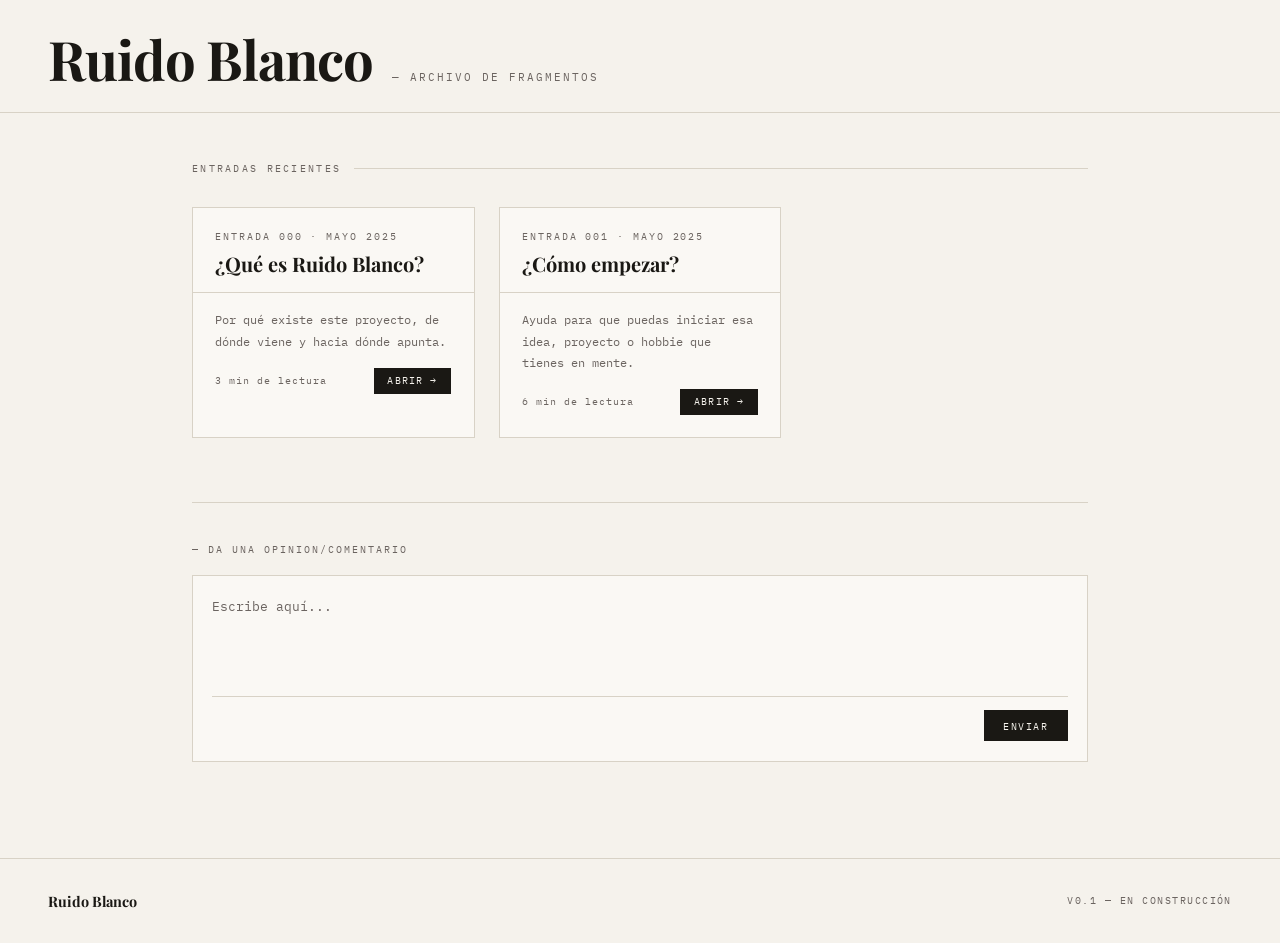
<file: index.html>
<!DOCTYPE html>
<html lang="es">
<head>
  <meta charset="UTF-8" />
  <meta name="viewport" content="width=device-width, initial-scale=1.0"/>
  <meta name="description" content="Ruido Blanco — ideas, proyectos y temas explicados de forma simple y clara. Una pausa del flujo constante.">
  <meta property="og:title" content="Ruido Blanco">
<meta property="og:description" content="Ideas, proyectos y temas explicados de forma simple y util. Una pausa en medio del flujo automatico.">
<meta property="og:type" content="website">
<meta property="og:url" content="https://hernavia.github.io/Ruido-Blanco/">
  <title>Ruido Blanco</title>
  <link href="https://fonts.googleapis.com/css2?family=Playfair+Display:ital,wght@0,400;0,700;1,400&family=IBM+Plex+Mono:wght@300;400&display=swap" rel="stylesheet"/>
  <link rel="stylesheet" href="style.css">
</head>
<body>

  <header>
    <h1>Ruido Blanco</h1>
    <span class="sub">— archivo de fragmentos</span>
  </header>

  <main>
    <div class="feed-label">Entradas recientes</div>

    <div class="articles">

      <article class="card" onclick="window.location.href='que-es.html'">
        <div class="card-header">
          <div class="card-num">Entrada 000 · Mayo 2025</div>
          <h2>¿Qué es Ruido Blanco?</h2>
        </div>
        <div class="card-body">
          <p>Por qué existe este proyecto, de dónde viene y hacia dónde apunta.</p>
          <div class="card-footer">
            <span>3 min de lectura</span>
            <button class="open-btn" onclick="event.stopPropagation(); window.location.href='que-es.html'">Abrir →</button>
          </div>
        </div>
      </article>

      <article class="card" onclick="window.location.href='como-empezar.html'">
        <div class="card-header">
          <div class="card-num">Entrada 001 · Mayo 2025</div>
          <h2>¿Cómo empezar?</h2>
        </div>
        <div class="card-body">
          <p>Ayuda para que puedas iniciar esa idea, proyecto o hobbie que tienes en mente.</p>
          <div class="card-footer">
            <span>6 min de lectura</span>
            <button class="open-btn" onclick="event.stopPropagation(); window.location.href='como-empezar.html'">Abrir →</button>
          </div>
        </div>
      </article>

    </div>

    <div class="compose-section">
      <div class="compose-label">— Da una opinion/comentario</div>
      <div class="compose-box">
        <textarea id="global-input" placeholder="Escribe aquí..."></textarea>
        <div class="compose-actions">
          <button class="send-btn" onclick="sendMessage('global-input', 'global-sent', 'general')">Enviar</button>
        </div>
      </div>
      <div class="sent-msg" id="global-sent">Fragmento recibido.</div>
    </div>
  </main>

  <script src="script.js"></script>
  <footer class="footer">
  <p>Ruido Blanco</p>
  <span>v0.1 — en construcción</span>
</footer>
</body>
</html>
</file>
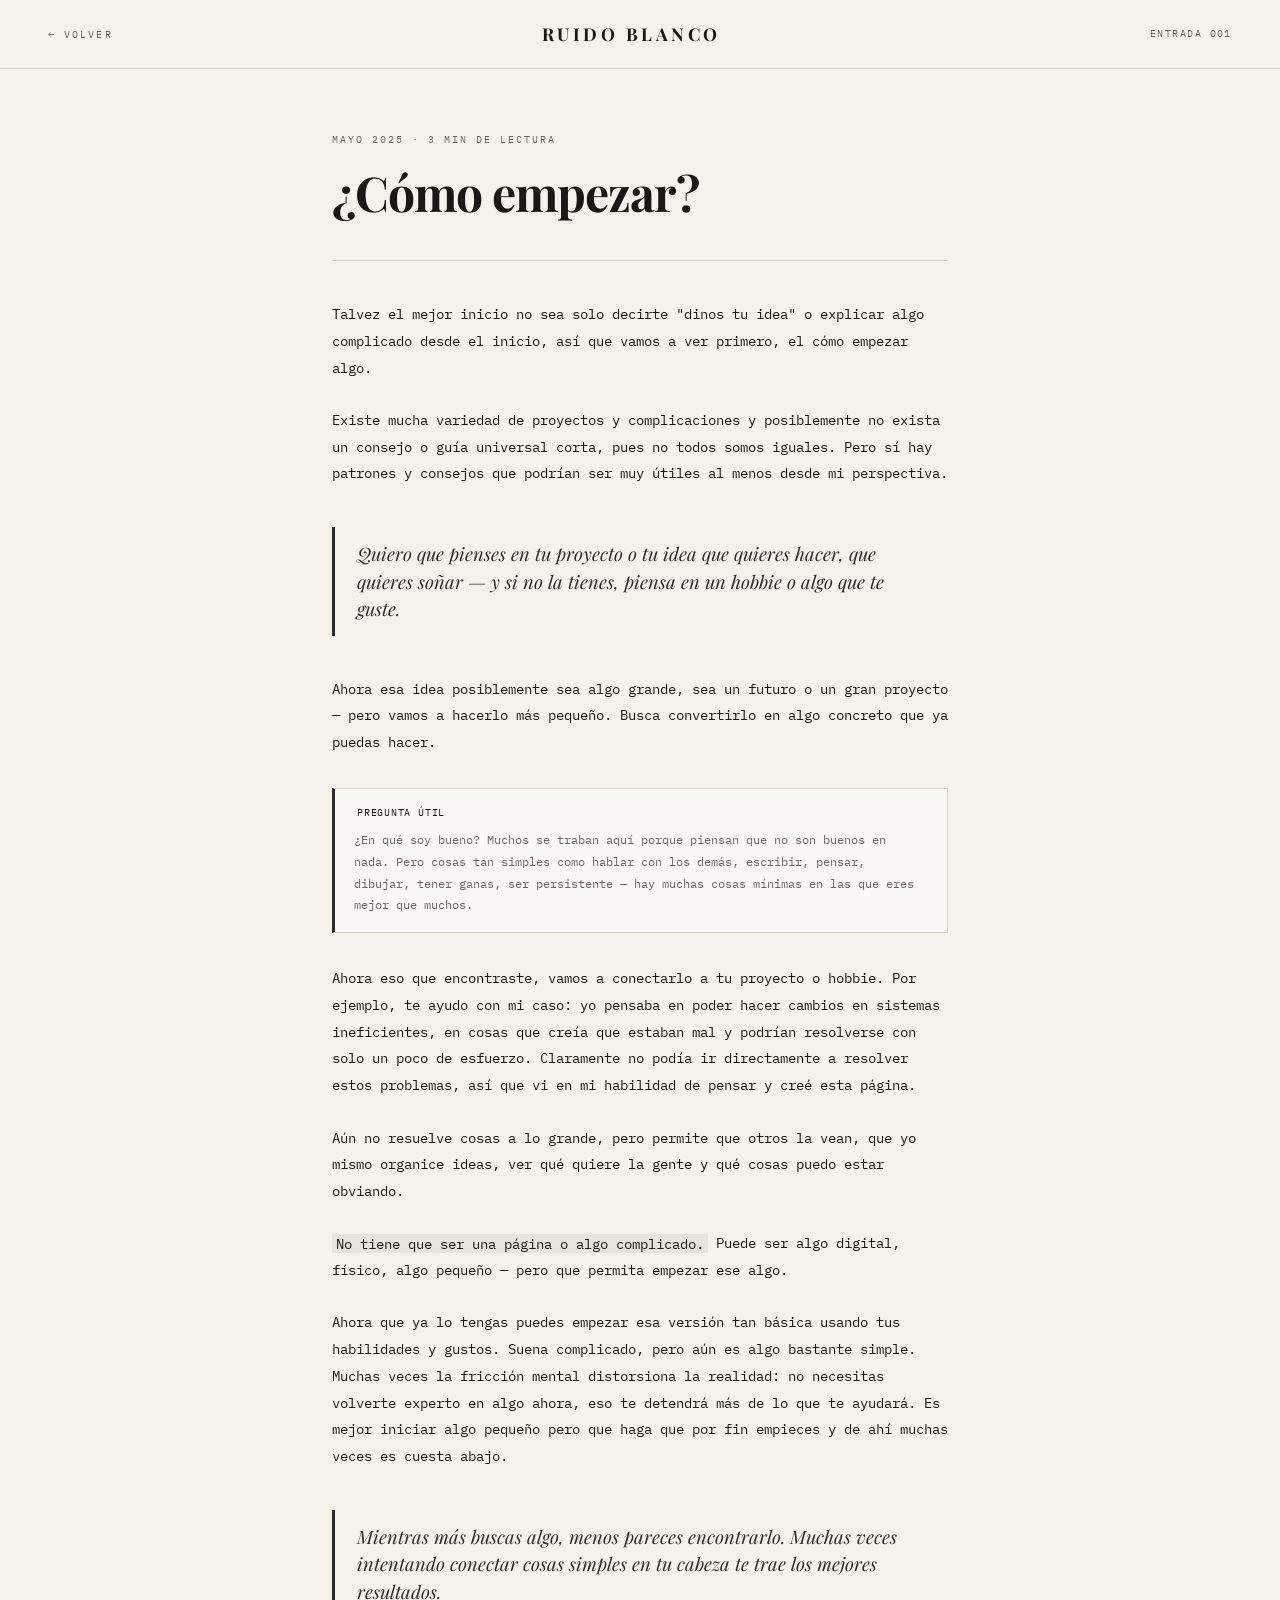
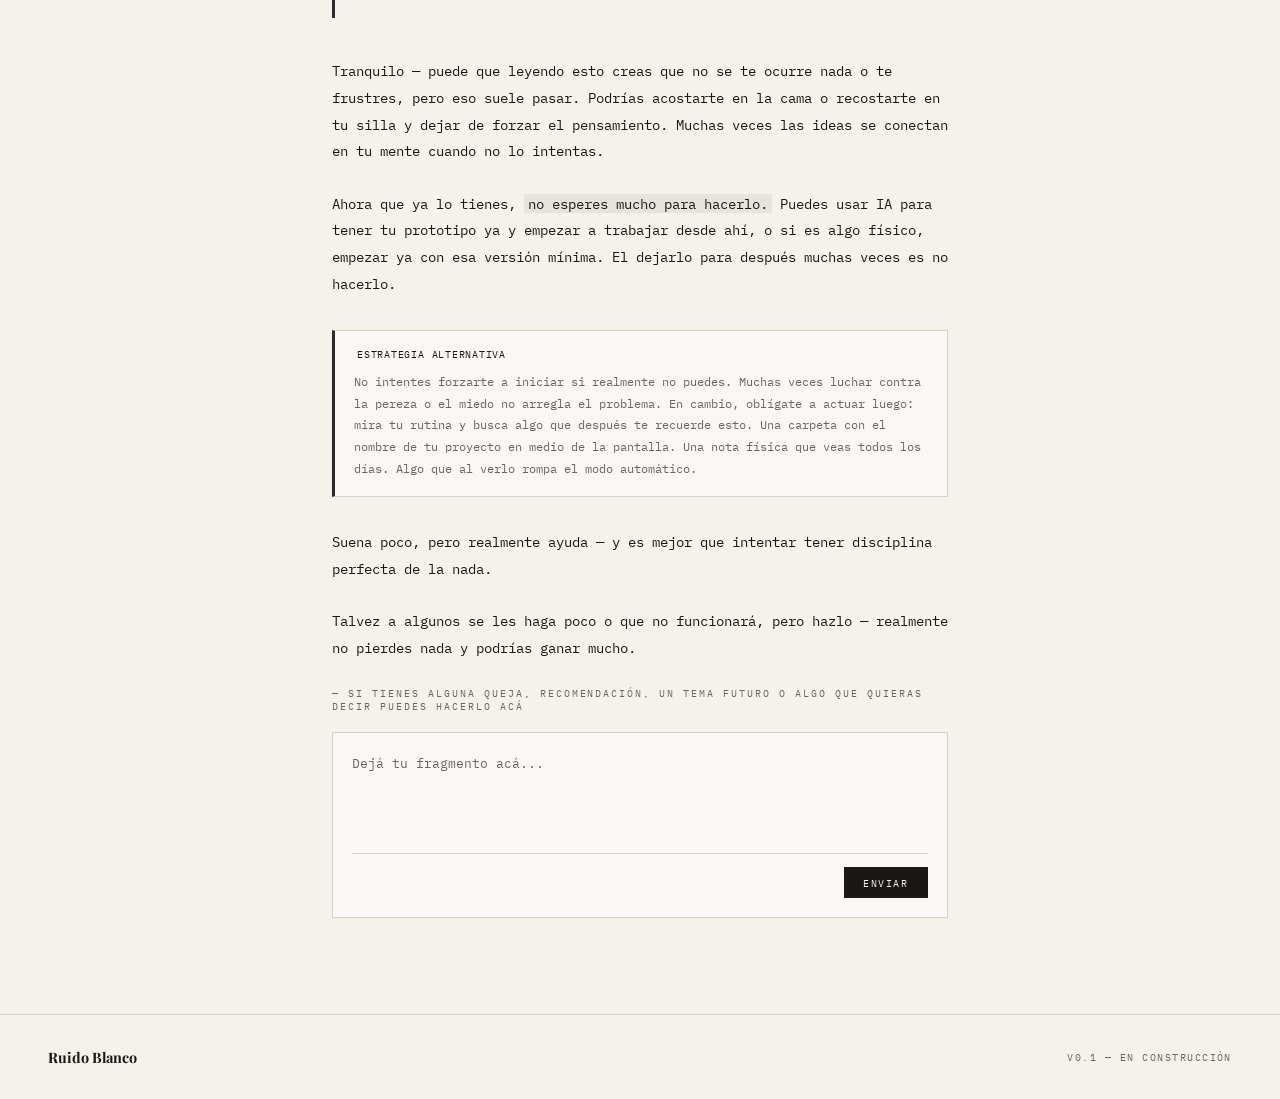
<file: como-empezar.html>
<!DOCTYPE html>
<html lang="es">
<head>
  <meta charset="UTF-8"/>
  <meta name="viewport" content="width=device-width, initial-scale=1.0"/>
  <meta name="description" content="Cómo convertir una idea grande en algo pequeño que ya puedas hacer hoy. Consejos prácticos para dar el primer paso.">
  <meta property="og:title" content="¿Cómo empezar? — Ruido Blanco">
<meta property="og:description" content="Cómo convertir una idea grande en algo pequeño que ya puedas empezar hoy.">
<meta property="og:type" content="article">
<meta property="og:url" content="https://tudominio.com/como-empezar.html">
  <title>¿Cómo empezar? — Ruido Blanco</title>
  <link href="https://fonts.googleapis.com/css2?family=Playfair+Display:ital,wght@0,400;0,700;1,400&family=IBM+Plex+Mono:wght@300;400&display=swap" rel="stylesheet"/>
  <link rel="stylesheet" href="style.css">
</head>
<body>

  <nav class="nav">
    <a href="index.html">← Volver</a>
    <a href="index.html" class="site-name">Ruido Blanco</a>
    <span style="font-size:0.62rem;letter-spacing:0.15em;color:var(--muted);text-transform:uppercase;">Entrada 001</span>
  </nav>

  <article class="article-wrap">

    <div class="article-meta">Mayo 2025 · 3 min de lectura</div>
    <h1 class="article-title">¿Cómo empezar?</h1>
    <hr class="article-divider"/>

    <div class="article-body">

      <p>Talvez el mejor inicio no sea solo decirte "dinos tu idea" o explicar algo complicado desde el inicio, así que vamos a ver primero, el cómo empezar algo.</p>

      <p>Existe mucha variedad de proyectos y complicaciones y posiblemente no exista un consejo o guía universal corta, pues no todos somos iguales. Pero sí hay patrones y consejos que podrían ser muy útiles al menos desde mi perspectiva.</p>

      <div class="pullquote">
        Quiero que pienses en tu proyecto o tu idea que quieres hacer, que quieres soñar — y si no la tienes, piensa en un hobbie o algo que te guste.
      </div>

      <p>Ahora esa idea posiblemente sea algo grande, sea un futuro o un gran proyecto — pero vamos a hacerlo más pequeño. Busca convertirlo en algo concreto que ya puedas hacer.</p>

      <div class="tip">
        <strong>Pregunta útil</strong>
        ¿En qué soy bueno? Muchos se traban aquí porque piensan que no son buenos en nada. Pero cosas tan simples como hablar con los demás, escribir, pensar, dibujar, tener ganas, ser persistente — hay muchas cosas mínimas en las que eres mejor que muchos.
      </div>

      <p>Ahora eso que encontraste, vamos a conectarlo a tu proyecto o hobbie. Por ejemplo, te ayudo con mi caso: yo pensaba en poder hacer cambios en sistemas ineficientes, en cosas que creía que estaban mal y podrían resolverse con solo un poco de esfuerzo. Claramente no podía ir directamente a resolver estos problemas, así que vi en mi habilidad de pensar y creé esta página.</p>

      <p>Aún no resuelve cosas a lo grande, pero permite que otros la vean, que yo mismo organice ideas, ver qué quiere la gente y qué cosas puedo estar obviando.</p>

      <p><strong>No tiene que ser una página o algo complicado.</strong> Puede ser algo digital, físico, algo pequeño — pero que permita empezar ese algo.</p>

      <p>Ahora que ya lo tengas puedes empezar esa versión tan básica usando tus habilidades y gustos. Suena complicado, pero aún es algo bastante simple. Muchas veces la fricción mental distorsiona la realidad: no necesitas volverte experto en algo ahora, eso te detendrá más de lo que te ayudará. Es mejor iniciar algo pequeño pero que haga que por fin empieces y de ahí muchas veces es cuesta abajo.</p>

      <div class="pullquote">
        Mientras más buscas algo, menos pareces encontrarlo. Muchas veces intentando conectar cosas simples en tu cabeza te trae los mejores resultados.
      </div>

      <p>Tranquilo — puede que leyendo esto creas que no se te ocurre nada o te frustres, pero eso suele pasar. Podrías acostarte en la cama o recostarte en tu silla y dejar de forzar el pensamiento. Muchas veces las ideas se conectan en tu mente cuando no lo intentas.</p>

      <p>Ahora que ya lo tienes, <strong>no esperes mucho para hacerlo.</strong> Puedes usar IA para tener tu prototipo ya y empezar a trabajar desde ahí, o si es algo físico, empezar ya con esa versión mínima. El dejarlo para después muchas veces es no hacerlo.</p>

      <div class="tip">
        <strong>Estrategia alternativa</strong>
        No intentes forzarte a iniciar si realmente no puedes. Muchas veces luchar contra la pereza o el miedo no arregla el problema. En cambio, oblígate a actuar luego: mira tu rutina y busca algo que después te recuerde esto. Una carpeta con el nombre de tu proyecto en medio de la pantalla. Una nota física que veas todos los días. Algo que al verlo rompa el modo automático.
      </div>

      <p>Suena poco, pero realmente ayuda — y es mejor que intentar tener disciplina perfecta de la nada.</p>

      <p>Talvez a algunos se les haga poco o que no funcionará, pero hazlo — realmente no pierdes nada y podrías ganar mucho.</p>

    </div>

    <div class="article-footer">
      <div class="footer-label">— Si tienes alguna queja, recomendación, un tema futuro o algo que quieras decir puedes hacerlo acá</div>
      <div class="messages-list" id="msgs"></div>
      <div class="compose-box">
        <textarea id="reply-input" placeholder="Dejá tu fragmento acá..."></textarea>
        <div class="compose-actions">
          <button
  class="send-btn"
  onclick="sendMessage('reply-input', 'sent-msg', 'como-empezar')">
  Enviar
</button>
        </div>
      </div>
      <div class="sent-msg" id="sent-msg">Fragmento recibido.</div>
    </div>

  </article>
<script src="script.js"></script>
  <footer class="footer">
  <p>Ruido Blanco</p>
  <span>v0.1 — en construcción</span>
</footer>
</body>
</html>
</file>
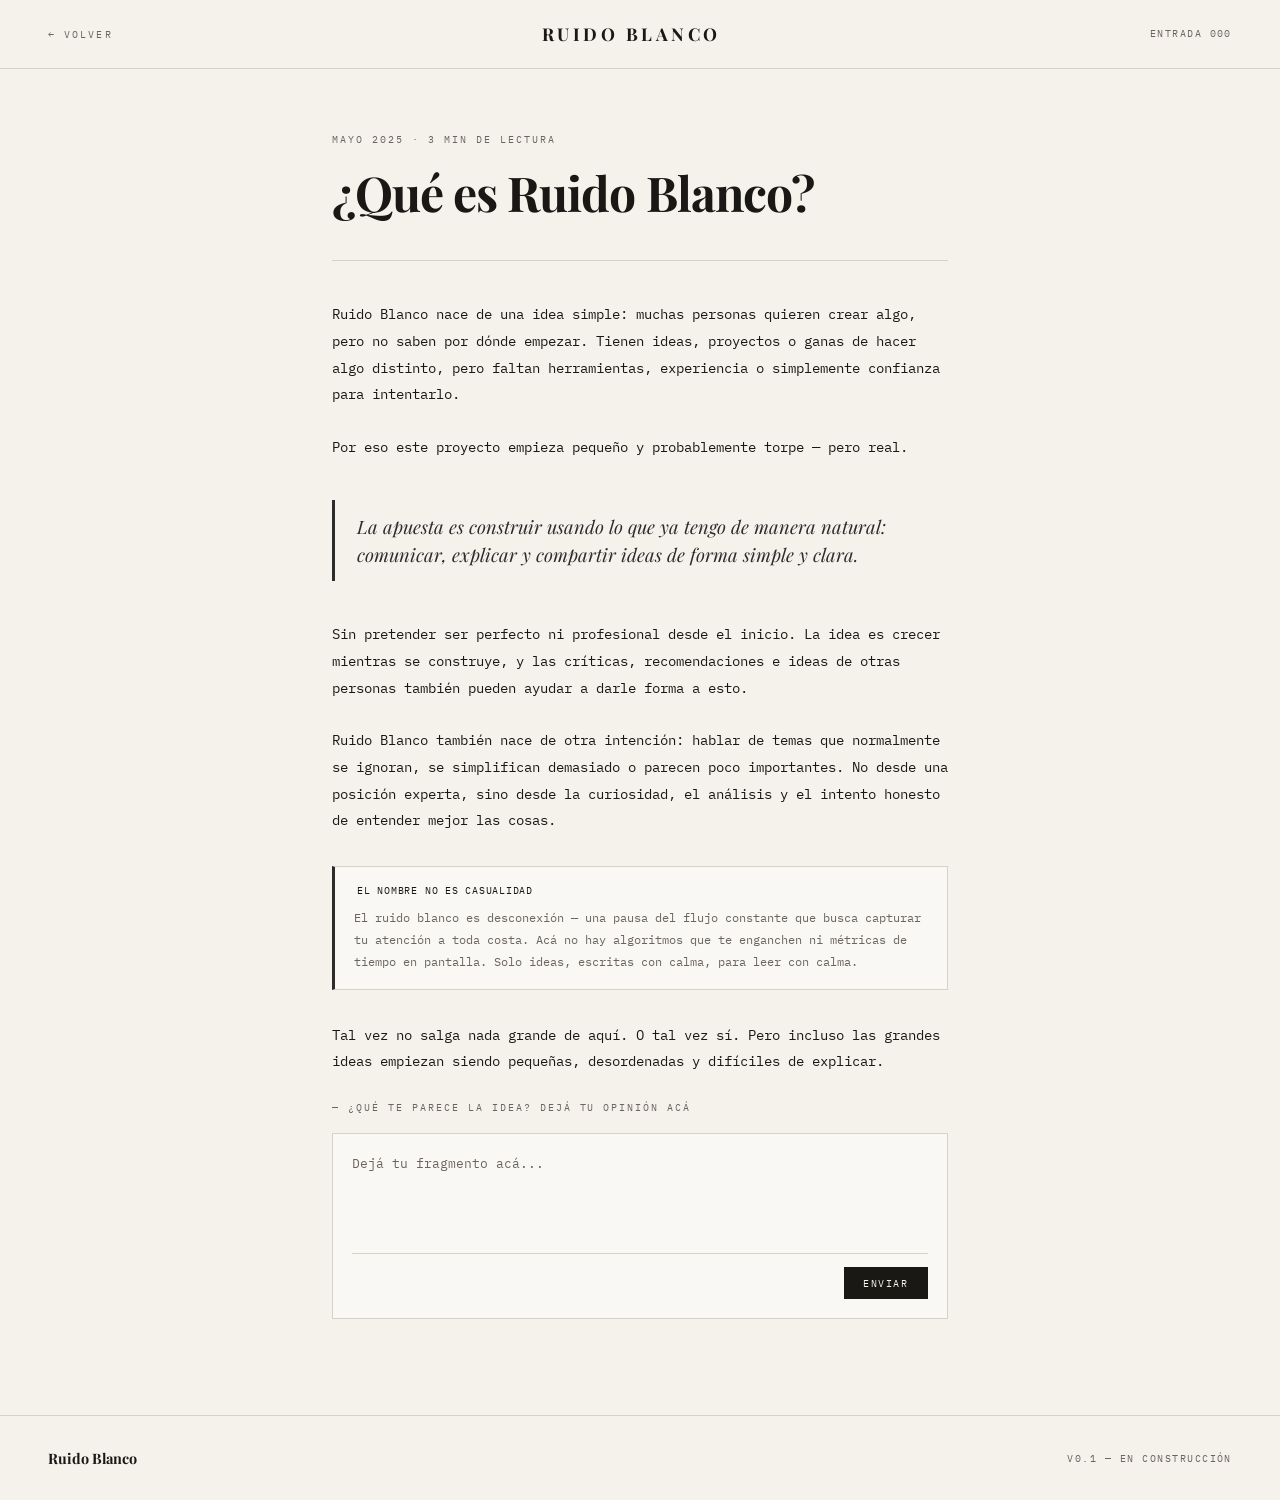
<file: que-es.html>
<!DOCTYPE html>
<html lang="es">
<head>
  <meta charset="UTF-8"/>
  <meta name="viewport" content="width=device-width, initial-scale=1.0"/>
  <meta name="description" content="Por qué existe Ruido Blanco, de dónde viene y hacia dónde apunta. El origen de un proyecto pequeño pero real.">
  <meta property="og:title" content="¿Qué es Ruido Blanco?">
<meta property="og:description" content="El origen de un proyecto pequeño pero real.">
<meta property="og:type" content="article">
<meta property="og:url" content="https://tudominio.com/que-es.html">
  <title>¿Qué es Ruido Blanco?</title>
  <link href="https://fonts.googleapis.com/css2?family=Playfair+Display:ital,wght@0,400;0,700;1,400&family=IBM+Plex+Mono:wght@300;400&display=swap" rel="stylesheet"/>
  <link rel="stylesheet" href="style.css">
</head>
<body>

  <nav class="nav">
    <a href="index.html">← Volver</a>
    <a href="index.html" class="site-name">Ruido Blanco</a>
    <span style="font-size:0.62rem;letter-spacing:0.15em;color:var(--muted);text-transform:uppercase;">Entrada 000</span>
  </nav>

  <article class="article-wrap">

    <div class="article-meta">Mayo 2025 · 3 min de lectura</div>
    <h1 class="article-title">¿Qué es Ruido Blanco?</h1>
    <hr class="article-divider"/>

    <div class="article-body">

      <p>Ruido Blanco nace de una idea simple: muchas personas quieren crear algo, pero no saben por dónde empezar. Tienen ideas, proyectos o ganas de hacer algo distinto, pero faltan herramientas, experiencia o simplemente confianza para intentarlo.</p>

      <p>Por eso este proyecto empieza pequeño y probablemente torpe — pero real.</p>

      <div class="pullquote">
        La apuesta es construir usando lo que ya tengo de manera natural: comunicar, explicar y compartir ideas de forma simple y clara.
      </div>

      <p>Sin pretender ser perfecto ni profesional desde el inicio. La idea es crecer mientras se construye, y las críticas, recomendaciones e ideas de otras personas también pueden ayudar a darle forma a esto.</p>

      <p>Ruido Blanco también nace de otra intención: hablar de temas que normalmente se ignoran, se simplifican demasiado o parecen poco importantes. No desde una posición experta, sino desde la curiosidad, el análisis y el intento honesto de entender mejor las cosas.</p>

      <div class="tip">
        <strong>El nombre no es casualidad</strong>
        El ruido blanco es desconexión — una pausa del flujo constante que busca capturar tu atención a toda costa. Acá no hay algoritmos que te enganchen ni métricas de tiempo en pantalla. Solo ideas, escritas con calma, para leer con calma.
      </div>

      <p>Tal vez no salga nada grande de aquí. O tal vez sí. Pero incluso las grandes ideas empiezan siendo pequeñas, desordenadas y difíciles de explicar.</p>

    </div>

    <div class="article-footer">
      <div class="footer-label">— ¿Qué te parece la idea? Dejá tu opinión acá</div>
      <div class="messages-list" id="msgs"></div>
      <div class="compose-box">
        <textarea id="reply-input" placeholder="Dejá tu fragmento acá..."></textarea>
        <div class="compose-actions">
          <button
  class="send-btn"
  onclick="sendMessage('reply-input', 'sent-msg', 'que-es')">
  Enviar
</button>
        </div>
      </div>
      <div class="sent-msg" id="sent-msg">Fragmento recibido.</div>
    </div>

  </article>
<script src="script.js"></script>
  <footer class="footer">
  <p>Ruido Blanco</p>
  <span>v0.1 — en construcción</span>
</footer>
</body>
</html>
</file>
<file: style.css>
:root {
  --bg: #f5f2ec;
  --surface: #faf8f4;
  --border: #d8d2c6;
  --text: #1a1814;
  --muted: #6b6460;
  --accent: #2c2c2c;
}

* { box-sizing: border-box; margin: 0; padding: 0; }

body {
  background-color: var(--bg);
  font-family: 'IBM Plex Mono', monospace;
  color: var(--text);
  min-height: 100vh;
}

/* ─────────────────────────────
   INDEX — HEADER
───────────────────────────── */
header {
  border-bottom: 1px solid var(--border);
  padding: 2rem 3rem 1.6rem;
  display: flex;
  align-items: baseline;
  gap: 1.2rem;
}

header h1 {
  font-family: 'Playfair Display', serif;
  font-size: clamp(2rem, 5vw, 3.4rem);
  font-weight: 700;
  letter-spacing: -0.02em;
  line-height: 1;
}

header span.sub {
  font-size: 0.7rem;
  color: var(--muted);
  letter-spacing: 0.18em;
  text-transform: uppercase;
}

/* ─────────────────────────────
   ARTÍCULO — NAV
───────────────────────────── */
.nav {
  padding: 1.4rem 3rem;
  border-bottom: 1px solid var(--border);
  display: flex;
  align-items: center;
  justify-content: space-between;
}

.nav a {
  font-size: 0.65rem;
  letter-spacing: 0.2em;
  text-transform: uppercase;
  color: var(--muted);
  text-decoration: none;
  transition: color 0.15s;
}
.nav a:hover { color: var(--text); }

.nav .site-name {
  font-family: 'Playfair Display', serif;
  font-size: 1.1rem;
  font-weight: 700;
  color: var(--text);
  text-decoration: none;
}

/* ─────────────────────────────
   INDEX — MAIN
───────────────────────────── */
main {
  max-width: 960px;
  margin: 0 auto;
  padding: 3rem 2rem 6rem;
}

.feed-label {
  font-size: 0.65rem;
  letter-spacing: 0.22em;
  text-transform: uppercase;
  color: var(--muted);
  margin-bottom: 2rem;
  display: flex;
  align-items: center;
  gap: 0.8rem;
}
.feed-label::after {
  content: '';
  flex: 1;
  height: 1px;
  background: var(--border);
}

/* ─────────────────────────────
   INDEX — CARDS
───────────────────────────── */
.articles {
  display: grid;
  grid-template-columns: repeat(auto-fill, minmax(280px, 1fr));
  gap: 1.5rem;
  margin-bottom: 4rem;
}

.card {
  background: var(--surface);
  border: 1px solid var(--border);
  cursor: pointer;
  transition: box-shadow 0.2s, transform 0.2s;
  position: relative;
  overflow: hidden;
}

.card::before {
  content: '';
  position: absolute;
  top: 0; left: 0;
  width: 3px; height: 100%;
  background: var(--accent);
  transform: scaleY(0);
  transform-origin: bottom;
  transition: transform 0.25s ease;
}

.card:hover::before { transform: scaleY(1); }
.card:hover {
  box-shadow: 4px 4px 0 var(--border);
  transform: translate(-2px, -2px);
}

.card-header {
  padding: 1.4rem 1.4rem 1rem;
  border-bottom: 1px solid var(--border);
}

.card-num {
  font-size: 0.6rem;
  letter-spacing: 0.2em;
  text-transform: uppercase;
  color: var(--muted);
  margin-bottom: 0.5rem;
}

.card h2 {
  font-family: 'Playfair Display', serif;
  font-size: 1.25rem;
  font-weight: 700;
  line-height: 1.25;
}

.card-body {
  padding: 1rem 1.4rem 1.4rem;
}

.card-body p {
  font-size: 0.78rem;
  line-height: 1.7;
  color: var(--muted);
  margin-bottom: 1rem;
}

.card-footer {
  display: flex;
  justify-content: space-between;
  align-items: center;
  font-size: 0.62rem;
  letter-spacing: 0.1em;
  color: var(--muted);
}

.open-btn {
  font-family: 'IBM Plex Mono', monospace;
  font-size: 0.62rem;
  letter-spacing: 0.12em;
  text-transform: uppercase;
  background: var(--text);
  color: var(--bg);
  border: none;
  padding: 0.4rem 0.85rem;
  cursor: pointer;
  transition: opacity 0.15s;
}
.open-btn:hover { opacity: 0.75; }

/* ─────────────────────────────
   ARTÍCULO — LAYOUT
───────────────────────────── */
.article-wrap {
  max-width: 680px;
  margin: 0 auto;
  padding: 4rem 2rem 6rem;
}

.article-meta {
  font-size: 0.62rem;
  letter-spacing: 0.2em;
  text-transform: uppercase;
  color: var(--muted);
  margin-bottom: 1.2rem;
}

.article-title {
  font-family: 'Playfair Display', serif;
  font-size: clamp(2rem, 5vw, 3rem);
  font-weight: 700;
  line-height: 1.15;
  letter-spacing: -0.02em;
  margin-bottom: 2.5rem;
}

.article-divider {
  border: none;
  border-top: 1px solid var(--border);
  margin-bottom: 2.5rem;
}

.article-body p {
  font-size: 0.88rem;
  line-height: 1.9;
  color: var(--text);
  margin-bottom: 1.6rem;
}

.article-body strong {
  font-weight: 400;
  background: rgba(44,44,44,0.07);
  padding: 0.05em 0.3em;
}

.pullquote {
  border-left: 3px solid var(--accent);
  margin: 2.5rem 0;
  padding: 0.8rem 1.4rem;
  font-family: 'Playfair Display', serif;
  font-style: italic;
  font-size: 1.15rem;
  line-height: 1.5;
  color: var(--accent);
}

.tip {
  background: var(--surface);
  border: 1px solid var(--border);
  border-left: 3px solid var(--accent);
  padding: 1rem 1.2rem;
  margin: 2rem 0;
  font-size: 0.78rem;
  line-height: 1.75;
  color: var(--muted);
}
.tip strong {
  background: none;
  font-weight: 400;
  color: var(--text);
  letter-spacing: 0.08em;
  text-transform: uppercase;
  font-size: 0.6rem;
  display: block;
  margin-bottom: 0.4rem;
}

/* ─────────────────────────────
   COMPARTIDO — COMPOSE
───────────────────────────── */
.compose-section {
  border-top: 1px solid var(--border);
  padding-top: 2.5rem;
}

.compose-label,
.footer-label {
  font-size: 0.62rem;
  letter-spacing: 0.2em;
  text-transform: uppercase;
  color: var(--muted);
  margin-bottom: 1.2rem;
}

.compose-box {
  background: var(--surface);
  border: 1px solid var(--border);
  padding: 1.2rem;
}

.compose-box textarea {
  width: 100%;
  min-height: 90px;
  background: transparent;
  border: none;
  outline: none;
  font-family: 'IBM Plex Mono', monospace;
  font-size: 0.8rem;
  color: var(--text);
  resize: none;
  line-height: 1.7;
}
.compose-box textarea::placeholder { color: var(--muted); }

.compose-actions {
  display: flex;
  justify-content: flex-end;
  border-top: 1px solid var(--border);
  padding-top: 0.8rem;
  margin-top: 0.4rem;
}

.send-btn {
  font-family: 'IBM Plex Mono', monospace;
  font-size: 0.65rem;
  letter-spacing: 0.15em;
  text-transform: uppercase;
  background: var(--text);
  color: var(--bg);
  border: none;
  padding: 0.55rem 1.2rem;
  cursor: pointer;
  transition: opacity 0.15s;
}
.send-btn:hover { opacity: 0.75; }

.sent-msg {
  font-size: 0.65rem;
  color: var(--muted);
  letter-spacing: 0.1em;
  margin-top: 0.6rem;
  display: none;
}

/* ─────────────────────────────
   FOOTER
───────────────────────────── */
.footer {
  border-top: 1px solid var(--border);
  padding: 2rem 3rem;
  display: flex;
  justify-content: space-between;
  align-items: center;
}

.footer p {
  font-family: 'Playfair Display', serif;
  font-size: 0.9rem;
  font-weight: 700;
  color: var(--text);
}

.footer span {
  font-size: 0.62rem;
  letter-spacing: 0.15em;
  text-transform: uppercase;
  color: var(--muted);
}

/* ─────────────────────────────
   SCROLLBAR
───────────────────────────── */
::-webkit-scrollbar { width: 4px; }
::-webkit-scrollbar-track { background: transparent; }
::-webkit-scrollbar-thumb { background: var(--border); }
</file>
